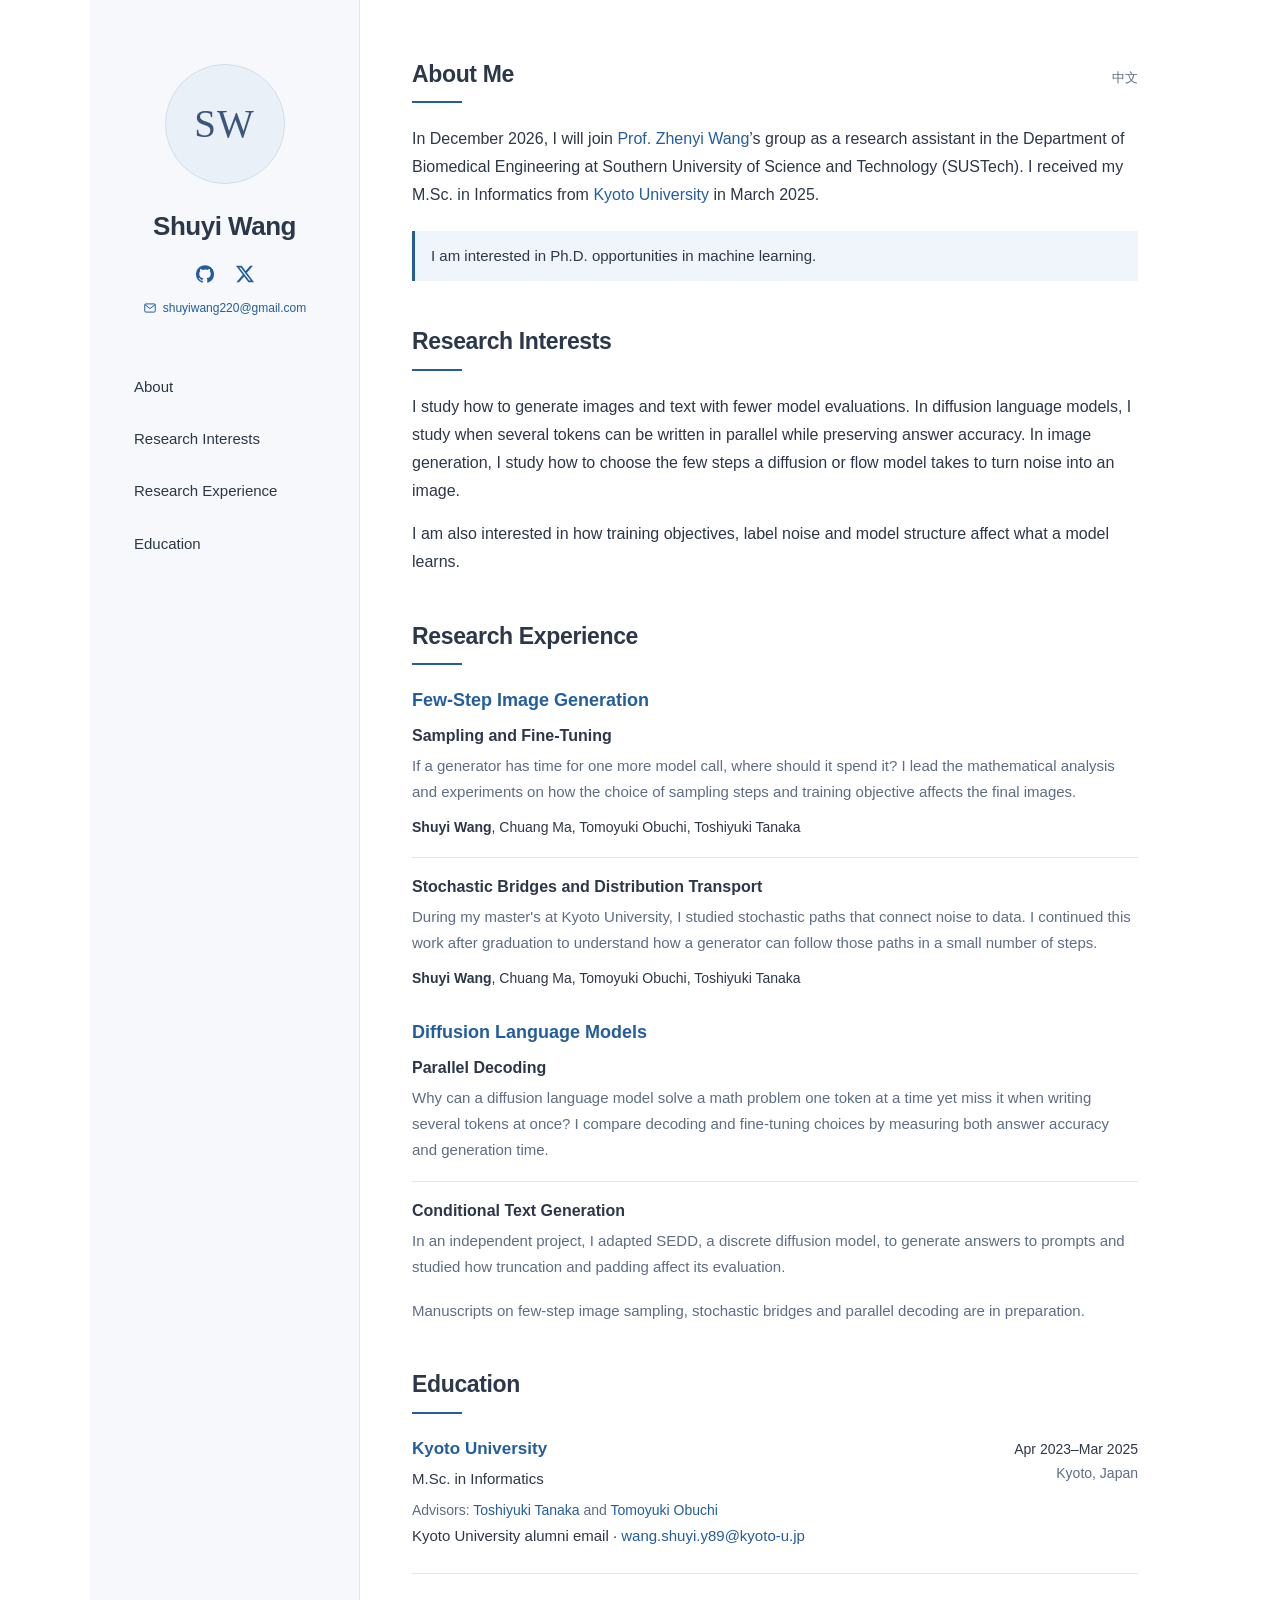
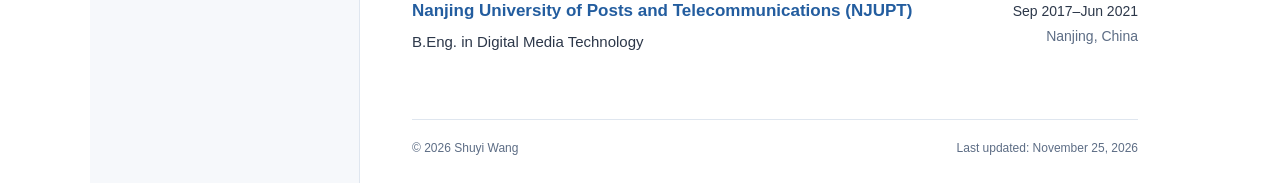
<file: index.html>
<!doctype html>
<html lang="en">
<head>
  <meta charset="utf-8">
  <meta name="viewport" content="width=device-width, initial-scale=1">
  <meta name="description" content="Shuyi Wang studies diffusion language models, parallel decoding, and few-step image generation. Incoming research assistant at SUSTech, starting December 2026.">
  <meta name="theme-color" content="#f6f8fb">
  <title>Shuyi Wang — Academic Homepage</title>
  <link rel="canonical" href="https://yomikoooo.github.io/">
  <link rel="alternate" hreflang="en" href="https://yomikoooo.github.io/">
  <link rel="alternate" hreflang="zh-Hans" href="https://yomikoooo.github.io/zh/">
  <link rel="alternate" hreflang="x-default" href="https://yomikoooo.github.io/">
  <link rel="icon" href="favicon.svg" type="image/svg+xml">
  <link rel="stylesheet" href="style.css">
</head>
<body>
  <a class="skip-link" href="#main">Skip to content</a>
  <div class="layout">
    <aside class="sidebar" aria-label="Profile and navigation">
      <div class="profile">
        <div class="monogram" aria-hidden="true">SW</div>
        <h1>Shuyi Wang</h1>
        <div class="profile-links">
          <a class="social-icon" href="https://github.com/Yomikoooo" aria-label="GitHub: Yomikoooo" title="GitHub: Yomikoooo">
            <svg viewBox="0 0 24 24" aria-hidden="true" focusable="false"><path d="M12 .297a12 12 0 0 0-3.793 23.385c.6.111.82-.258.82-.577v-2.234c-3.338.726-4.043-1.416-4.043-1.416-.546-1.387-1.333-1.756-1.333-1.756-1.09-.745.083-.729.083-.729 1.205.084 1.839 1.237 1.839 1.237 1.07 1.834 2.809 1.304 3.495.997.108-.775.418-1.305.762-1.605-2.665-.305-5.467-1.334-5.467-5.931 0-1.31.469-2.381 1.236-3.221-.124-.303-.536-1.524.117-3.176 0 0 1.008-.322 3.301 1.23A11.52 11.52 0 0 1 12 6.097c1.02.005 2.047.138 3.006.404 2.291-1.552 3.297-1.23 3.297-1.23.655 1.652.243 2.873.119 3.176.77.84 1.235 1.911 1.235 3.221 0 4.609-2.807 5.624-5.48 5.921.43.372.823 1.102.823 2.222v3.293c0 .319.216.694.825.576A12 12 0 0 0 12 .297Z"/></svg>
          </a>
          <a class="social-icon" href="https://x.com/yzr990220" aria-label="X: @yzr990220" title="@yzr990220">
            <svg viewBox="0 0 24 24" aria-hidden="true" focusable="false"><path d="M18.901 1.153h3.68l-8.04 9.19L24 22.846h-7.406l-5.8-7.584-6.64 7.584H.47l8.6-9.835L0 1.154h7.594l5.243 6.932Zm-1.29 19.49h2.039L6.487 3.24H4.3Z"/></svg>
          </a>
          <a class="contact-email" href="mailto:shuyiwang220@gmail.com">
            <svg viewBox="0 0 24 24" aria-hidden="true" focusable="false"><rect x="3" y="5" width="18" height="14" rx="2"/><path d="m3 6 9 7 9-7"/></svg>
            <span>shuyiwang220@gmail.com</span>
          </a>
        </div>
      </div>
      <nav aria-label="Main navigation">
        <a href="#about">About</a>
        <a href="#research">Research Interests</a>
        <a href="#experience">Research Experience</a>
        <a href="#education">Education</a>
      </nav>
    </aside>

    <main id="main">
      <section id="about" aria-labelledby="about-title">
        <div class="section-header">
          <h2 id="about-title">About Me</h2>
          <a class="language-switch" href="zh/" lang="zh-Hans" hreflang="zh-Hans">中文</a>
        </div>
        <p>In December 2026, I will join <a href="https://www.sustech.edu.cn/en/faculties/wangzhenyi.html">Prof. Zhenyi Wang</a>’s group as a research assistant in the Department of Biomedical Engineering at Southern University of Science and Technology (SUSTech). I received my M.Sc. in Informatics from <a href="https://www.kyoto-u.ac.jp/en">Kyoto University</a> in March 2025.</p>
        <p class="opportunities">I am interested in Ph.D. opportunities in machine learning.</p>
      </section>

      <section id="research" aria-labelledby="research-title">
        <h2 id="research-title">Research Interests</h2>
        <p>I study how to generate images and text with fewer model evaluations. In diffusion language models, I study when several tokens can be written in parallel while preserving answer accuracy. In image generation, I study how to choose the few steps a diffusion or flow model takes to turn noise into an image.</p>
        <p>I am also interested in how training objectives, label noise and model structure affect what a model learns.</p>
      </section>

      <section id="experience" aria-labelledby="experience-title">
        <h2 id="experience-title">Research Experience</h2>
        <div class="research-group">
          <h3>Few-Step Image Generation</h3>
          <div class="research-list">
            <article>
              <h4>Sampling and Fine-Tuning</h4>
              <p>If a generator has time for one more model call, where should it spend it? I lead the mathematical analysis and experiments on how the choice of sampling steps and training objective affects the final images.</p>
              <p class="project-meta"><strong>Shuyi Wang</strong>, Chuang Ma, Tomoyuki Obuchi, Toshiyuki Tanaka</p>
            </article>
            <article>
              <h4>Stochastic Bridges and Distribution Transport</h4>
              <p>During my master's at Kyoto University, I studied stochastic paths that connect noise to data. I continued this work after graduation to understand how a generator can follow those paths in a small number of steps.</p>
              <p class="project-meta"><strong>Shuyi Wang</strong>, Chuang Ma, Tomoyuki Obuchi, Toshiyuki Tanaka</p>
            </article>
          </div>
        </div>
        <div class="research-group">
          <h3>Diffusion Language Models</h3>
          <div class="research-list">
            <article>
              <h4>Parallel Decoding</h4>
              <p>Why can a diffusion language model solve a math problem one token at a time yet miss it when writing several tokens at once? I compare decoding and fine-tuning choices by measuring both answer accuracy and generation time.</p>
            </article>
            <article>
              <h4>Conditional Text Generation</h4>
              <p>In an independent project, I adapted SEDD, a discrete diffusion model, to generate answers to prompts and studied how truncation and padding affect its evaluation.</p>
            </article>
          </div>
        </div>
        <p class="section-note">Manuscripts on few-step image sampling, stochastic bridges and parallel decoding are in preparation.</p>
      </section>

      <section id="education" aria-labelledby="education-title">
        <h2 id="education-title">Education</h2>
        <div class="education-entry">
          <div>
            <h3><a href="https://www.kyoto-u.ac.jp/en">Kyoto University</a></h3>
            <p>M.Sc. in Informatics</p>
            <p class="advisors">Advisors: <a href="https://www-adsys.sys.i.kyoto-u.ac.jp/tt/Tanaka-e.html">Toshiyuki Tanaka</a> and <a href="https://kdb.iimc.kyoto-u.ac.jp/profile/en.bc76166c8b6e3497.html">Tomoyuki Obuchi</a></p>
            <p>Kyoto University alumni email &middot; <a href="mailto:wang.shuyi.y89@kyoto-u.jp">wang.shuyi.y89@kyoto-u.jp</a></p>
          </div>
          <div class="education-meta">
            <span class="dates">Apr 2023–Mar 2025</span>
            <span class="location">Kyoto, Japan</span>
          </div>
        </div>
        <div class="education-entry">
          <div>
            <h3><a href="https://www.njupt.edu.cn/">Nanjing University of Posts and Telecommunications (NJUPT)</a></h3>
            <p>B.Eng. in Digital Media Technology</p>
          </div>
          <div class="education-meta">
            <span class="dates">Sep 2017–Jun 2021</span>
            <span class="location">Nanjing, China</span>
          </div>
        </div>
      </section>

      <footer>
        <span>© 2026 Shuyi Wang</span>
        <span>Last updated: <time datetime="2026-11-25">November 25, 2026</time></span>
      </footer>
    </main>
  </div>
</body>
</html>
</file>
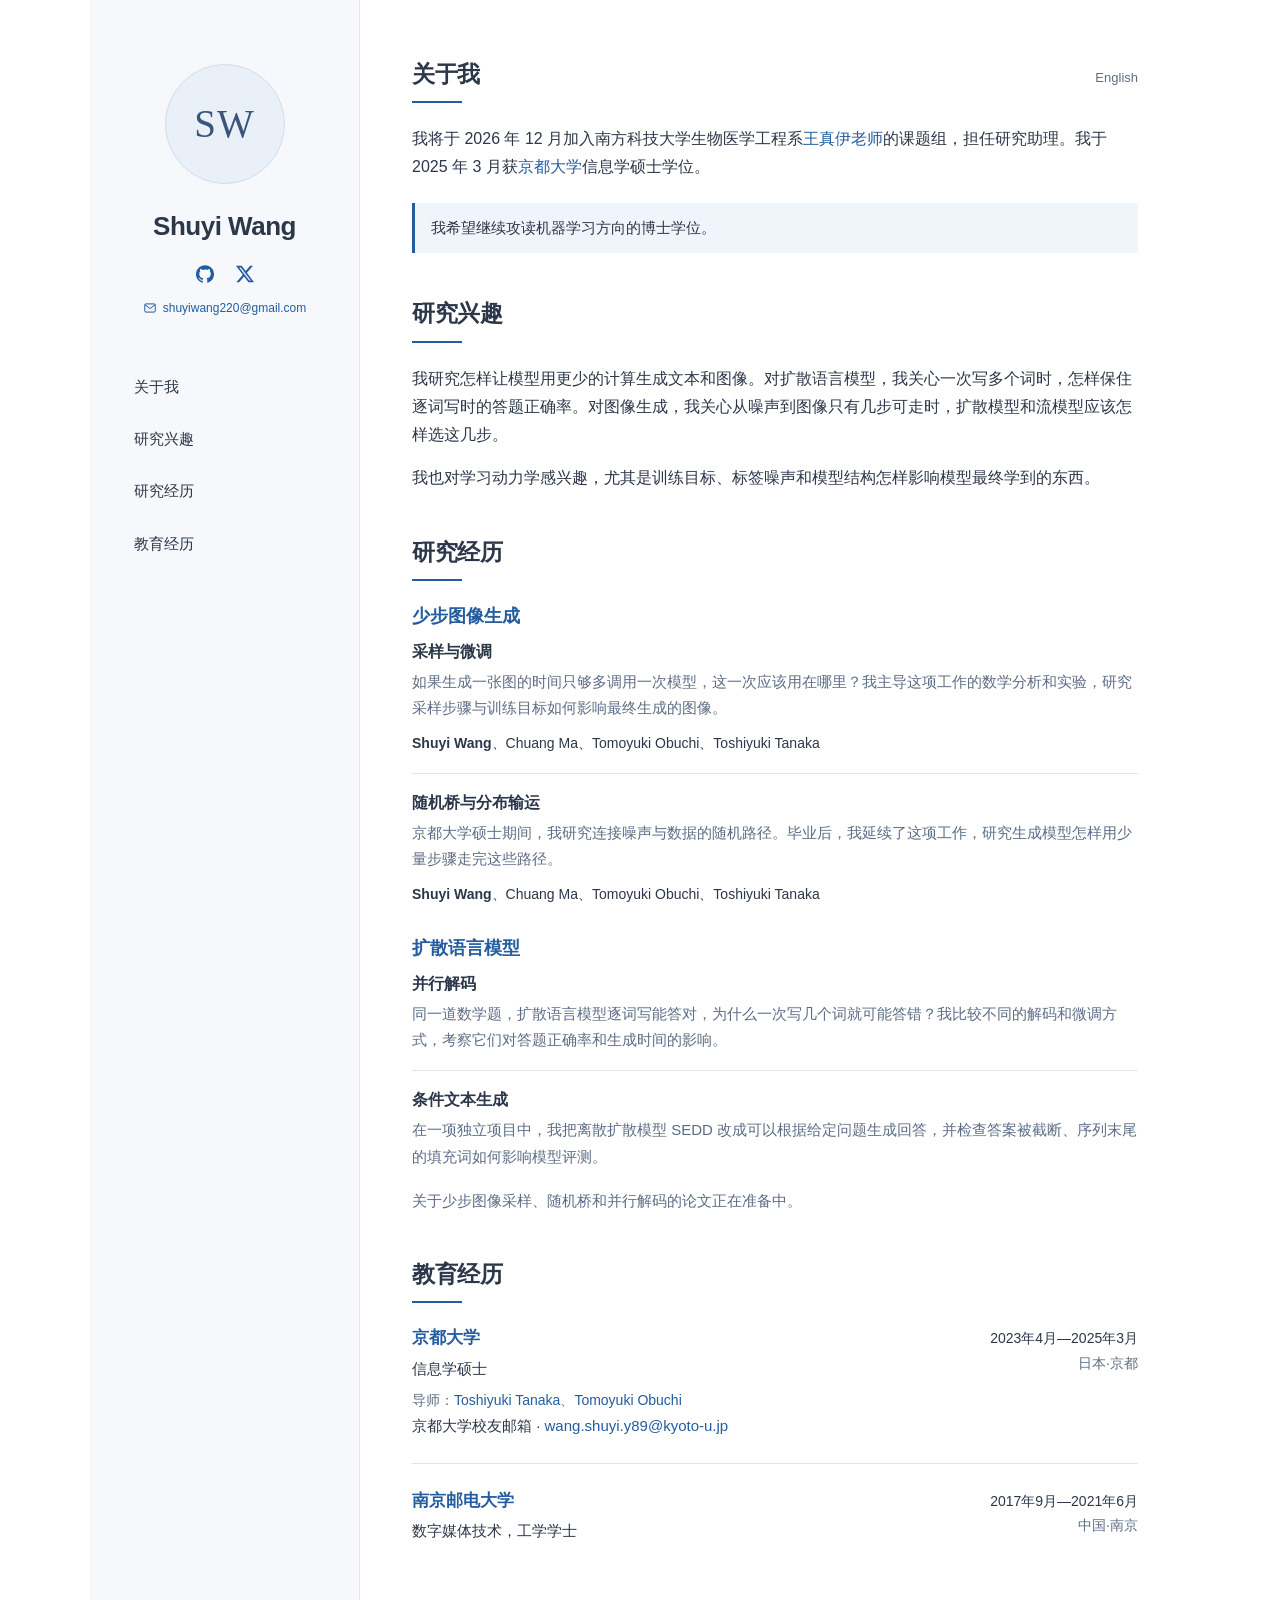
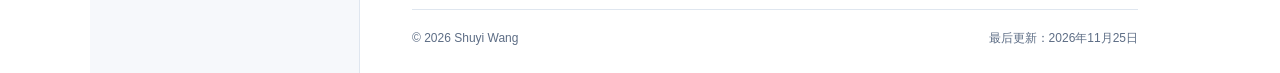
<file: zh/index.html>
<!doctype html>
<html lang="zh-Hans">
<head>
  <meta charset="utf-8">
  <meta name="viewport" content="width=device-width, initial-scale=1">
  <meta name="description" content="Shuyi Wang 研究扩散语言模型、并行解码与少步图像生成，将于 2026 年 12 月加入南方科技大学担任研究助理。">
  <meta name="theme-color" content="#f6f8fb">
  <title>Shuyi Wang — 学术主页</title>
  <link rel="canonical" href="https://yomikoooo.github.io/zh/">
  <link rel="alternate" hreflang="en" href="https://yomikoooo.github.io/">
  <link rel="alternate" hreflang="zh-Hans" href="https://yomikoooo.github.io/zh/">
  <link rel="alternate" hreflang="x-default" href="https://yomikoooo.github.io/">
  <link rel="icon" href="../favicon.svg" type="image/svg+xml">
  <link rel="stylesheet" href="../style.css">
</head>
<body>
  <a class="skip-link" href="#main">跳至正文</a>
  <div class="layout">
    <aside class="sidebar" aria-label="个人信息与导航">
      <div class="profile">
        <div class="monogram" aria-hidden="true">SW</div>
        <h1>Shuyi Wang</h1>
        <div class="profile-links">
          <a class="social-icon" href="https://github.com/Yomikoooo" aria-label="GitHub：Yomikoooo" title="GitHub: Yomikoooo">
            <svg viewBox="0 0 24 24" aria-hidden="true" focusable="false"><path d="M12 .297a12 12 0 0 0-3.793 23.385c.6.111.82-.258.82-.577v-2.234c-3.338.726-4.043-1.416-4.043-1.416-.546-1.387-1.333-1.756-1.333-1.756-1.09-.745.083-.729.083-.729 1.205.084 1.839 1.237 1.839 1.237 1.07 1.834 2.809 1.304 3.495.997.108-.775.418-1.305.762-1.605-2.665-.305-5.467-1.334-5.467-5.931 0-1.31.469-2.381 1.236-3.221-.124-.303-.536-1.524.117-3.176 0 0 1.008-.322 3.301 1.23A11.52 11.52 0 0 1 12 6.097c1.02.005 2.047.138 3.006.404 2.291-1.552 3.297-1.23 3.297-1.23.655 1.652.243 2.873.119 3.176.77.84 1.235 1.911 1.235 3.221 0 4.609-2.807 5.624-5.48 5.921.43.372.823 1.102.823 2.222v3.293c0 .319.216.694.825.576A12 12 0 0 0 12 .297Z"/></svg>
          </a>
          <a class="social-icon" href="https://x.com/yzr990220" aria-label="X：@yzr990220" title="@yzr990220">
            <svg viewBox="0 0 24 24" aria-hidden="true" focusable="false"><path d="M18.901 1.153h3.68l-8.04 9.19L24 22.846h-7.406l-5.8-7.584-6.64 7.584H.47l8.6-9.835L0 1.154h7.594l5.243 6.932Zm-1.29 19.49h2.039L6.487 3.24H4.3Z"/></svg>
          </a>
          <a class="contact-email" href="mailto:shuyiwang220@gmail.com">
            <svg viewBox="0 0 24 24" aria-hidden="true" focusable="false"><rect x="3" y="5" width="18" height="14" rx="2"/><path d="m3 6 9 7 9-7"/></svg>
            <span>shuyiwang220@gmail.com</span>
          </a>
        </div>
      </div>
      <nav aria-label="主导航">
        <a href="#about">关于我</a>
        <a href="#research">研究兴趣</a>
        <a href="#experience">研究经历</a>
        <a href="#education">教育经历</a>
      </nav>
    </aside>

    <main id="main">
      <section id="about" aria-labelledby="about-title">
        <div class="section-header">
          <h2 id="about-title">关于我</h2>
          <a class="language-switch" href="../" lang="en" hreflang="en">English</a>
        </div>
        <p>我将于 2026 年 12 月加入南方科技大学生物医学工程系<a href="https://www.sustech.edu.cn/zh/faculties/wangzhenyi.html">王真伊老师</a>的课题组，担任研究助理。我于 2025 年 3 月获<a href="https://www.kyoto-u.ac.jp/en">京都大学</a>信息学硕士学位。</p>
        <p class="opportunities">我希望继续攻读机器学习方向的博士学位。</p>
      </section>

      <section id="research" aria-labelledby="research-title">
        <h2 id="research-title">研究兴趣</h2>
        <p>我研究怎样让模型用更少的计算生成文本和图像。对扩散语言模型，我关心一次写多个词时，怎样保住逐词写时的答题正确率。对图像生成，我关心从噪声到图像只有几步可走时，扩散模型和流模型应该怎样选这几步。</p>
        <p>我也对学习动力学感兴趣，尤其是训练目标、标签噪声和模型结构怎样影响模型最终学到的东西。</p>
      </section>

      <section id="experience" aria-labelledby="experience-title">
        <h2 id="experience-title">研究经历</h2>
        <div class="research-group">
          <h3>少步图像生成</h3>
          <div class="research-list">
            <article>
              <h4>采样与微调</h4>
              <p>如果生成一张图的时间只够多调用一次模型，这一次应该用在哪里？我主导这项工作的数学分析和实验，研究采样步骤与训练目标如何影响最终生成的图像。</p>
              <p class="project-meta"><strong>Shuyi Wang</strong>、Chuang Ma、Tomoyuki Obuchi、Toshiyuki Tanaka</p>
            </article>
            <article>
              <h4>随机桥与分布输运</h4>
              <p>京都大学硕士期间，我研究连接噪声与数据的随机路径。毕业后，我延续了这项工作，研究生成模型怎样用少量步骤走完这些路径。</p>
              <p class="project-meta"><strong>Shuyi Wang</strong>、Chuang Ma、Tomoyuki Obuchi、Toshiyuki Tanaka</p>
            </article>
          </div>
        </div>
        <div class="research-group">
          <h3>扩散语言模型</h3>
          <div class="research-list">
            <article>
              <h4>并行解码</h4>
              <p>同一道数学题，扩散语言模型逐词写能答对，为什么一次写几个词就可能答错？我比较不同的解码和微调方式，考察它们对答题正确率和生成时间的影响。</p>
            </article>
            <article>
              <h4>条件文本生成</h4>
              <p>在一项独立项目中，我把离散扩散模型 SEDD 改成可以根据给定问题生成回答，并检查答案被截断、序列末尾的填充词如何影响模型评测。</p>
            </article>
          </div>
        </div>
        <p class="section-note">关于少步图像采样、随机桥和并行解码的论文正在准备中。</p>
      </section>

      <section id="education" aria-labelledby="education-title">
        <h2 id="education-title">教育经历</h2>
        <div class="education-entry">
          <div>
            <h3><a href="https://www.kyoto-u.ac.jp/en">京都大学</a></h3>
            <p>信息学硕士</p>
            <p class="advisors">导师：<a href="https://www-adsys.sys.i.kyoto-u.ac.jp/tt/Tanaka-e.html">Toshiyuki Tanaka</a>、<a href="https://kdb.iimc.kyoto-u.ac.jp/profile/en.bc76166c8b6e3497.html">Tomoyuki Obuchi</a></p>
            <p>京都大学校友邮箱 · <a href="mailto:wang.shuyi.y89@kyoto-u.jp">wang.shuyi.y89@kyoto-u.jp</a></p>
          </div>
          <div class="education-meta">
            <span class="dates">2023年4月—2025年3月</span>
            <span class="location">日本·京都</span>
          </div>
        </div>
        <div class="education-entry">
          <div>
            <h3><a href="https://www.njupt.edu.cn/">南京邮电大学</a></h3>
            <p>数字媒体技术，工学学士</p>
          </div>
          <div class="education-meta">
            <span class="dates">2017年9月—2021年6月</span>
            <span class="location">中国·南京</span>
          </div>
        </div>
      </section>

      <footer>
        <span>© 2026 Shuyi Wang</span>
        <span>最后更新：<time datetime="2026-11-25">2026年11月25日</time></span>
      </footer>
    </main>
  </div>
</body>
</html>
</file>
<file: style.css>
:root {
  color-scheme: light;
  --text: #2c3749;
  --muted: #5d6d85;
  --blue: #235d9f;
  --border: #dfe6ef;
  --sidebar: #f6f8fb;
}
* { box-sizing: border-box; }
html { scroll-behavior: smooth; scroll-padding-top: 28px; }
body {
  margin: 0;
  background: #fff;
  color: var(--text);
  font-family: -apple-system, BlinkMacSystemFont, "Segoe UI", Roboto, "Helvetica Neue", Arial, sans-serif;
  font-size: 16px;
  line-height: 1.75;
  -webkit-font-smoothing: antialiased;
}
a { color: var(--blue); text-underline-offset: 4px; }
a:hover { text-decoration: underline; }
a:focus-visible { outline: 2px solid var(--blue); outline-offset: 5px; border-radius: 2px; }
.skip-link {
  position: fixed; top: -80px; left: 16px; z-index: 10;
  padding: 8px 16px; background: #fff; border: 2px solid var(--blue);
}
.skip-link:focus { top: 16px; }
.layout { display: grid; grid-template-columns: 270px minmax(0, 1fr); max-width: 1100px; min-height: 100vh; margin: 0 auto; }
.sidebar { background: var(--sidebar); border-right: 1px solid var(--border); padding: 64px 32px; }
.profile { text-align: center; }
.monogram {
  display: flex; align-items: center; justify-content: center;
  width: 120px; height: 120px; margin: 0 auto 26px;
  border: 1px solid #d3ddec; border-radius: 50%;
  background: #eaf0f8; color: #3b557b;
  font-family: Georgia, "Times New Roman", serif; font-size: 39px; letter-spacing: 1px;
}
h1 { margin: 0 0 9px; font-size: 26px; line-height: 1.3; letter-spacing: -.5px; }
.profile-links { display: flex; align-items: center; justify-content: center; flex-wrap: wrap; gap: 8px; margin-top: 14px; font-size: 14px; }
.profile-links a { text-decoration: none; }
.profile-links a:hover { text-decoration: underline; }
.profile-links .social-icon { display: inline-flex; align-items: center; justify-content: center; width: 32px; height: 32px; border-radius: 50%; }
.profile-links .social-icon:hover { background: #eaf0f8; }
.social-icon svg { width: 18px; height: 18px; fill: currentColor; }
.profile-links .contact-email { display: flex; align-items: center; justify-content: center; gap: 6px; flex-basis: 100%; min-width: 0; font-size: 12px; }
.contact-email svg { flex-shrink: 0; width: 14px; height: 14px; fill: none; stroke: currentColor; stroke-width: 1.7; }
.contact-email span { min-width: 0; overflow-wrap: anywhere; }
nav { display: flex; flex-direction: column; gap: 8px; margin-top: 46px; }
nav a { display: block; padding: 9px 12px; color: var(--text); font-size: 15px; text-decoration: none; border-radius: 5px; }
nav a:hover { background: #eaf0f8; color: var(--blue); text-decoration: none; }
main { min-width: 0; padding: 58px 52px 24px; }
.section-header { display: flex; align-items: baseline; justify-content: space-between; gap: 16px; }
.language-switch { flex-shrink: 0; font-size: 13px; color: var(--muted); }
section + section { margin-top: 44px; }
h2 { margin: 0 0 22px; font-size: 23px; line-height: 1.4; letter-spacing: -.35px; }
h2::after { content: ""; display: block; width: 50px; height: 2px; margin-top: 11px; background: var(--blue); }
p { margin: 0 0 15px; }
strong { font-weight: 600; }
.opportunities { margin-top: 22px; padding: 12px 16px; border-left: 3px solid var(--blue); background: #f0f5fb; font-size: 15px; }
main a { text-decoration: none; }
h3 { margin: 0 0 5px; font-size: 16px; font-weight: 600; line-height: 1.5; }
.research-group + .research-group { margin-top: 28px; }
.research-group > h3 { margin-bottom: 10px; color: var(--blue); font-size: 18px; }
.research-list h4 { margin: 0 0 5px; font-size: 16px; font-weight: 600; line-height: 1.5; }
.research-list article { padding: 17px 0; border-bottom: 1px solid var(--border); }
.research-list article:first-child { padding-top: 0; }
.research-list article:last-child { padding-bottom: 0; border-bottom: 0; }
.research-list p { margin: 0; font-size: 15px; color: var(--muted); }
.research-list .project-meta { margin-top: 10px; font-size: 14px; color: var(--text); }
.section-note { margin-top: 18px; font-size: 15px; color: var(--muted); }
.education-entry { display: flex; justify-content: space-between; align-items: baseline; gap: 18px; }
.education-entry + .education-entry { margin-top: 24px; padding-top: 24px; border-top: 1px solid var(--border); }
.education-entry h3 { font-size: 17px; }
.education-entry p { margin: 0; font-size: 15px; }
.education-entry .advisors { margin-top: 6px; font-size: 14px; color: var(--muted); }
.education-meta { display: flex; flex-direction: column; flex-shrink: 0; text-align: right; }
.dates { font-size: 14px; }
.location { flex-shrink: 0; color: var(--muted); font-size: 14px; }
footer { display: flex; flex-wrap: wrap; justify-content: space-between; gap: 8px 24px; margin-top: 64px; padding-top: 18px; border-top: 1px solid var(--border); font-size: 12px; color: var(--muted); }
@media (max-width: 800px) {
  .layout { grid-template-columns: 220px minmax(0, 1fr); }
  .sidebar { padding: 48px 20px; }
  main { padding: 46px 30px 24px; }
  h1 { font-size: 24px; }
  .education-entry { flex-direction: column; gap: 5px; }
  .education-meta { text-align: left; }
}
@media (max-width: 600px) {
  html { scroll-padding-top: 16px; }
  .layout { display: block; }
  .sidebar { padding: 32px 24px 19px; border-right: 0; border-bottom: 1px solid var(--border); }
  .monogram { width: 76px; height: 76px; margin-bottom: 15px; font-size: 28px; }
  h1 { font-size: 25px; }
  nav { flex-direction: row; flex-wrap: wrap; justify-content: center; gap: 8px; margin-top: 21px; }
  nav a { padding: 7px 12px; font-size: 14px; }
  main { padding: 32px 24px 20px; }
  h2 { font-size: 22px; }
  section + section { margin-top: 36px; }
  footer { margin-top: 44px; }
}
@media (prefers-reduced-motion: reduce) {
  html { scroll-behavior: auto; }
}
</file>
